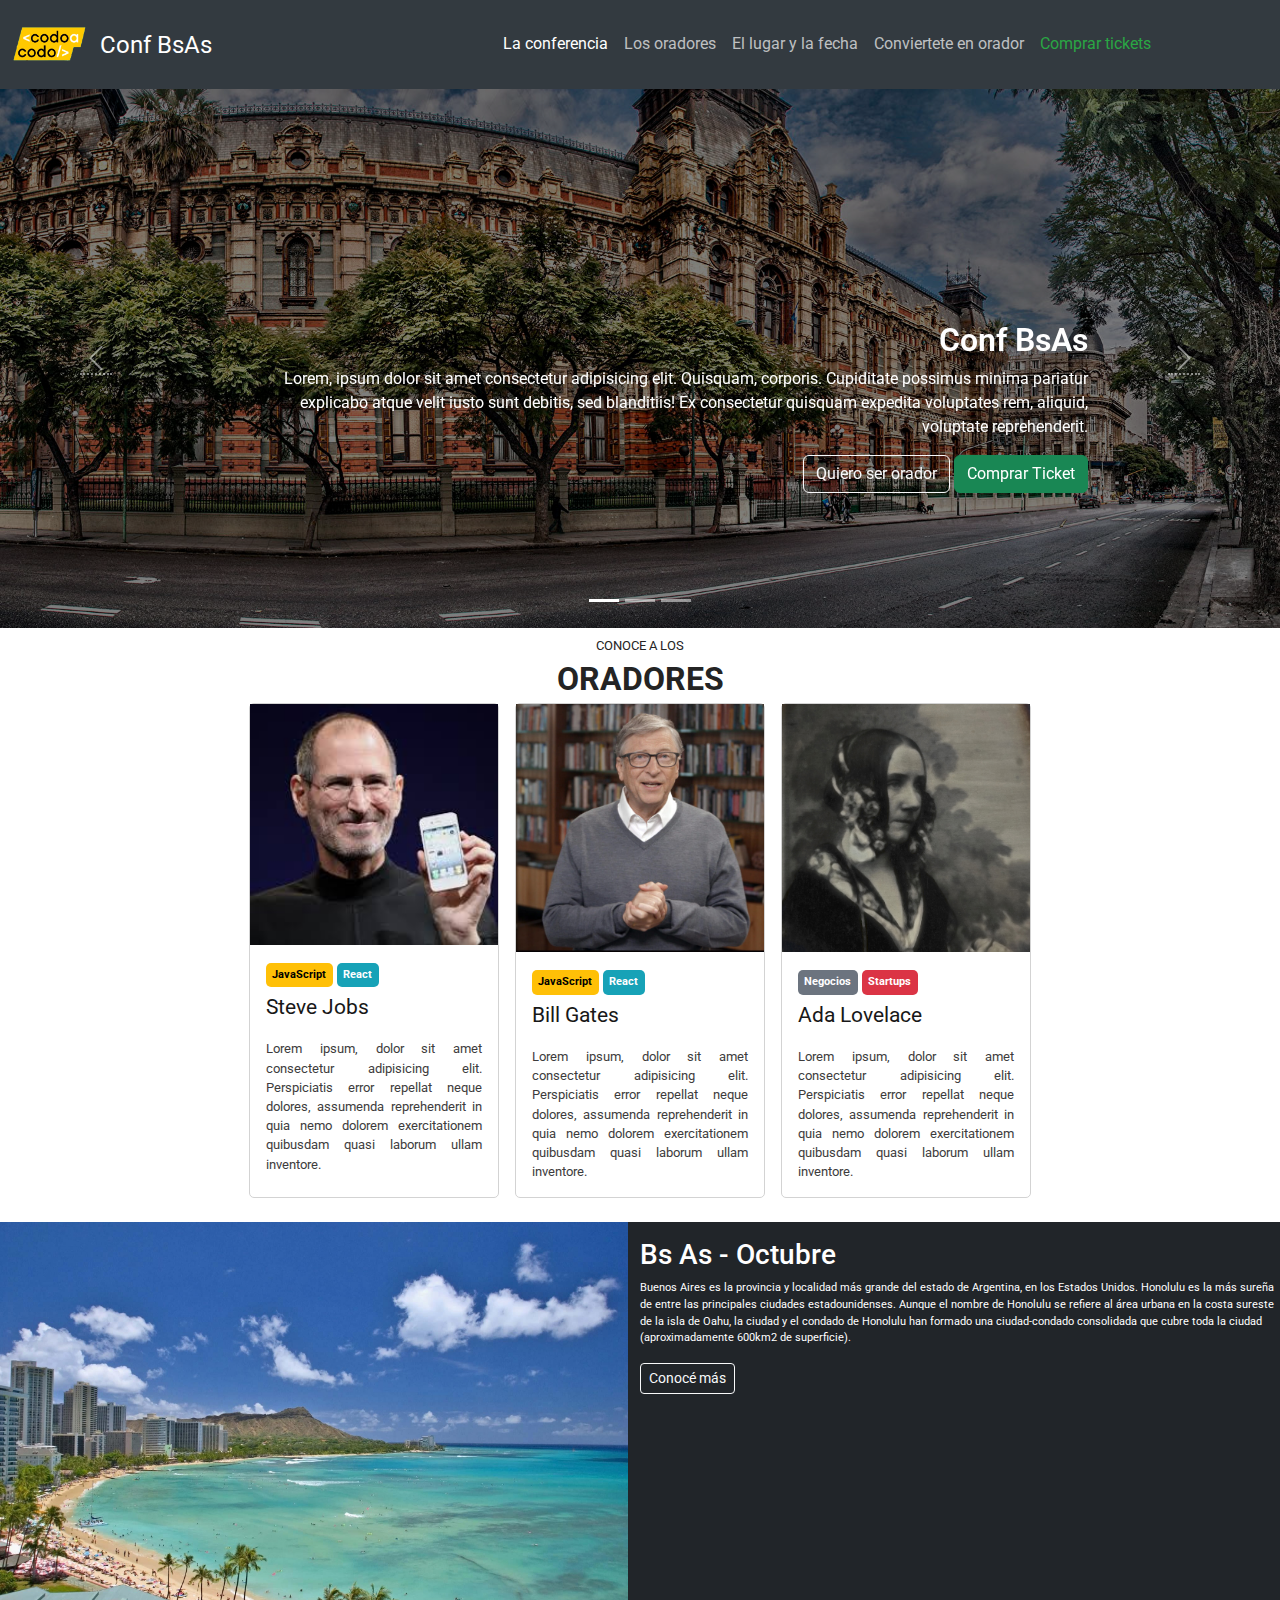
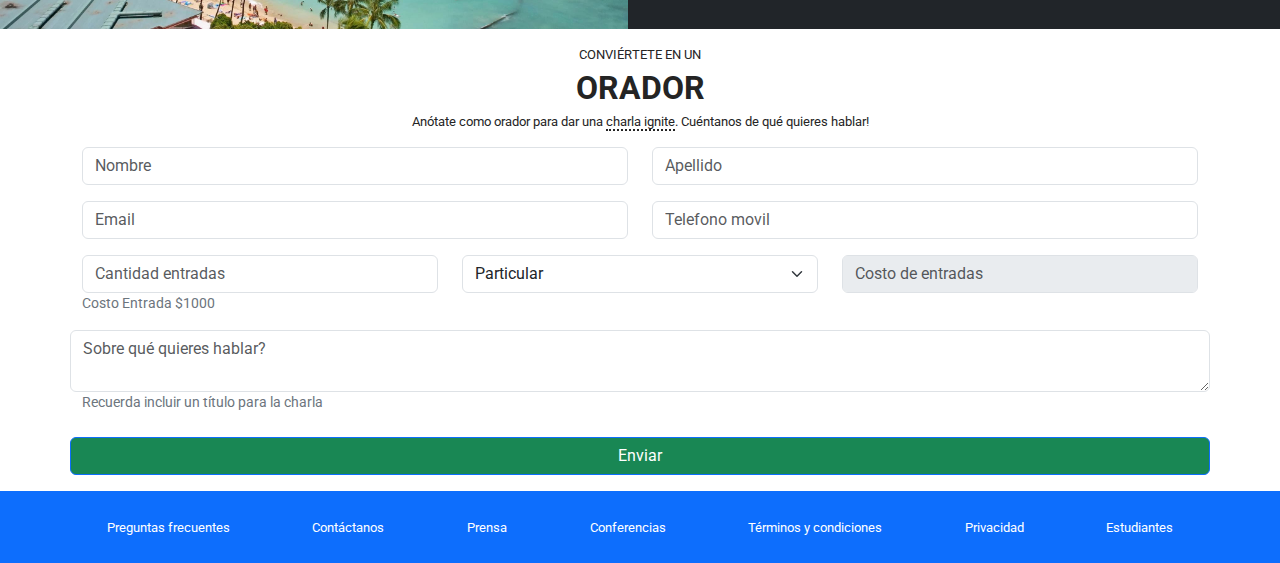
<file: index.html>
<!DOCTYPE html>
<html lang="en">

<head>
  <meta charset="UTF-8">
  <meta http-equiv="X-UA-Compatible" content="IE=edge">
  <meta name="viewport" content="width=device-width, initial-scale=1, shrink-to- fit=no">
  <title>Document</title>
  <link rel="stylesheet" href="https://cdn.jsdelivr.net/npm/bootstrap@5.3.0-alpha3/dist/css/bootstrap.min.css">
  <link rel="stylesheet" href="style_1.css">
  <script src="integrador.js"></script>
</head>

<body>
  <!-- Creacion de header -->
  <div class="row">
    <!--Armado de 1/4 de header-->
    <div class="col-3 bg-navbar">
      <div class="d-flex align-items-center py-3">
        <img src="imagenes_integrador_front/codoacodo.png" alt="Logo" width="100" class="logo w-30">
        <div class="conf text-white fs-4 d-none d-md-block">Conf BsAs</div>
      </div>
    </div>

    <!--Armado de 3/4 de header-->
    <div class="col-9 bg-navbar py-3">
      <nav class="navbar navbar-expand-md ps-5">
        <div class="container-fluid">
          <button class="navbar-toggler ms-auto bg-warning" type="button" data-bs-toggle="collapse"
            data-bs-target="#navbarTogglerDemo02" aria-controls="navbarTogglerDemo02" aria-expanded="false"
            aria-label="Toggle navigation">
            <span class="navbar-toggler-icon"></span>
          </button>
          
          <div class="collapse navbar-collapse" id="navbarTogglerDemo02">
            <ul class="navbar-nav mx-auto mb-2 mb-lg-0">
              <li class="nav-item text-center"><a class="nav-link nav-link-main" href="#">La conferencia</a></li>
              <li class="nav-item text-center"><a class="nav-link" href="#">Los oradores</a></li>
              <li class="nav-item text-center"><a class="nav-link" href="#">El lugar y la fecha</a></li>
              <li class="nav-item text-center"><a class="nav-link" href="#">Conviertete en orador</a></li>
              <li class="nav-item text-center"><a class="nav-link nav-link-shop" href="#">Comprar tickets</a></li>
            </ul>
          </div>
        </div>
      </nav>
    </div>
  </div>

  <!-- Fotografia -->

  <div id="carouselExampleCaptions" class="carousel slide">
    <div class="carousel-indicators">
      <button type="button" data-bs-target="#carouselExampleCaptions" data-bs-slide-to="0" class="active" aria-current="true" aria-label="Slide 1"></button>
      <button type="button" data-bs-target="#carouselExampleCaptions" data-bs-slide-to="1" aria-label="Slide 2"></button>
      <button type="button" data-bs-target="#carouselExampleCaptions" data-bs-slide-to="2" aria-label="Slide 3"></button>
    </div>
    <div class="carousel-inner">
      <div class="carousel-item active">
        <div class="portada">
          <img src="imagenes_integrador_front/ba1.jpg" class="d-block w-100" alt="foto_1">
        </div>
        <div class="carousel-caption d-none d-md-block text-end">
            <h2 class="fw-semibold">Conf BsAs</h2>
            <p>Lorem, ipsum dolor sit amet consectetur adipisicing elit. Quisquam, corporis. Cupiditate possimus minima pariatur explicabo atque velit iusto sunt debitis, sed blanditiis! Ex consectetur quisquam expedita voluptates rem, aliquid, voluptate reprehenderit.</p>
          <div>
            <button class="btn btn-outline-light">Quiero ser orador</button>
            <button class="btn btn-success">Comprar Ticket</button>
          </div>
        </div>
      </div>
      <div class="carousel-item">
        <div class="portada">
          <img src="imagenes_integrador_front/ba2.jpg" class="d-block w-100" alt="...">
        </div>
        <div class="carousel-caption d-none d-md-block text-end">
          <h2 class="fw-semibold">Conf BsAs</h2>
          <p>Lorem, ipsum dolor sit amet consectetur adipisicing elit. Quisquam, corporis. Cupiditate possimus minima pariatur explicabo atque velit iusto sunt debitis, sed blanditiis! Ex consectetur quisquam expedita voluptates rem, aliquid, voluptate reprehenderit.</p>
          <div>
            <button class="btn btn-outline-light">Quiero ser orador</button>
            <button class="btn btn-success">Comprar Ticket</button>
          </div>
        </div>
      </div>
      <div class="carousel-item">
        <div class="portada">
          <img src="imagenes_integrador_front/ba3.jpg" class="d-block w-100" alt="...">
        </div>
        <div class="carousel-caption d-none d-md-block text-end">
          <h2 class="fw-semibold">Conf BsAs</h2>
          <p>Lorem, ipsum dolor sit amet consectetur adipisicing elit. Quisquam, corporis. Cupiditate possimus minima pariatur explicabo atque velit iusto sunt debitis, sed blanditiis! Ex consectetur quisquam expedita voluptates rem, aliquid, voluptate reprehenderit.<p>
          <div>
            <button class="btn btn-outline-light">Quiero ser orador</button>
            <button class="btn btn-success">Comprar Ticket</button>
          </div>
        </div>
      </div>
    </div>
    <button class="carousel-control-prev" type="button" data-bs-target="#carouselExampleCaptions" data-bs-slide="prev">
      <span class="carousel-control-prev-icon" aria-hidden="true"></span>
      <span class="visually-hidden">Previous</span>
    </button>
    <button class="carousel-control-next" type="button" data-bs-target="#carouselExampleCaptions" data-bs-slide="next">
      <span class="carousel-control-next-icon" aria-hidden="true"></span>
      <span class="visually-hidden">Next</span>
    </button>
  </div>

  <!-- titulo oradores -->
    <div class="titulo_oradores">
      <div>
        CONOCE A LOS
      </div>
      <div>
        ORADORES
      </div>
    </div>

  <!--Oradores-->
  <div class="oradores">
    <!--Steve-->
    <div class="orador">
      <div>
        <img src="imagenes_integrador_front/steve.jpg">
      </div>

      <div class="descripcion_orador">
        <div class="botones">
          <button class="yellow_button">
            <a href="#">JavaScript</a>
          </button>
          <button class="lightblue_button">
            <a href="#">React</a>
          </button>
        </div>
        <div class="nombre_orador">
          Steve Jobs
        </div>
        <div class="texto_orador">
          Lorem ipsum, dolor sit amet consectetur adipisicing elit. Perspiciatis error repellat neque dolores, assumenda
          reprehenderit in quia nemo dolorem exercitationem quibusdam quasi laborum ullam inventore.
        </div>
      </div>
    </div>

    <!--Bill-->
    <div class="orador">
      <div>
        <img src="imagenes_integrador_front/bill.jpg">
      </div>

      <div class="descripcion_orador">
        <div class="botones">
          <button class="yellow_button">
            <a href="#">JavaScript</a>
          </button>
          <button class="lightblue_button">
            <a href="#">React</a>
          </button>
        </div>
        <div class="nombre_orador">
          Bill Gates
        </div>
        <div class="texto_orador">
          Lorem ipsum, dolor sit amet consectetur adipisicing elit. Perspiciatis error repellat neque dolores, assumenda
          reprehenderit in quia nemo dolorem exercitationem quibusdam quasi laborum ullam inventore.
        </div>
      </div>
    </div>

    <!--Ada-->
    <div class="orador">
      <div>
        <img src="imagenes_integrador_front/ada.jpeg">
      </div>

      <div class="descripcion_orador">
        <div class="botones">
          <button class="grey_button">
            <a href="#">Negocios</a>
          </button>
          <button class="red_button">
            <a href="#">Startups</a>
          </button>
        </div>
        <div class="nombre_orador">
          Ada Lovelace
        </div>
        <div class="texto_orador">
          Lorem ipsum, dolor sit amet consectetur adipisicing elit. Perspiciatis error repellat neque dolores, assumenda
          reprehenderit in quia nemo dolorem exercitationem quibusdam quasi laborum ullam inventore.
        </div>
      </div>
    </div>
  </div>

  <!-- 2da foto con leyenda a la derecha -->
    <div class="row mt-4">
        <div class="col-md  p-0">
          <img src="imagenes_integrador_front/honolulu.jpg" class="w-100" alt="mar">
        </div>
        <div class="octubre col-md bg-dark text-white">
          <h3 class="mt-3">Bs As - Octubre</h3>
          <p>Buenos Aires es la provincia y localidad más grande del estado de Argentina, en los Estados Unidos. Honolulu es la más sureña de entre las principales ciudades estadounidenses. Aunque el nombre de Honolulu se refiere al área urbana en la costa sureste de la isla de Oahu, la ciudad y el condado de Honolulu han formado una ciudad-condado consolidada que cubre toda la ciudad (aproximadamente 600km2 de superficie).</p>
          <button class="btn btn-outline-light btn-sm">Conocé más</button>
        </div>
    </div>


  <!-- formulario inscripcion -->
  <div class="container text-center my-3">
    <div class="titulo_oradores">
      <div>
        CONVIÉRTETE EN UN
      </div>
      <div>
        ORADOR
      </div>
      <div>
        Anótate como orador para dar una <span>charla ignite</span>. Cuéntanos de qué quieres hablar!
      </div>
    </div>


    <div>
      <form action="#" method="post">
        <div class="row">
          <div class="col-md">
            <input type="text" name="nombre" id="nombre" class="form-control mb-3" required placeholder="Nombre">
          </div>
          <div class="col-md">
            <input type="text" name="apellido" id="apellido" class="form-control mb-3" required placeholder="Apellido">
          </div>
        </div>
        <div class="row">
          <div class="col-md">
            <input type="email" name="email" id="email" class="form-control mb-3" required placeholder="Email">
          </div>
          <div class="col-md">
            <input type="text" name="tel" id="tel" class="form-control mb-3" required placeholder="Telefono movil">
          </div>
        </div>
        
        <div class="row">
          <div class="col-md">
            <input type="number" name="cantEntradas" id="cantEntradas"  onkeyup="calcularPrecioFinal()" class="form-control" placeholder="Cantidad entradas">
            <small class="text-secondary d-flex justify-content-start mb-3">Costo Entrada $1000</small>
          </div>
          <div class="col-md">
            <select class="form-select mb-3" name="porcDescuento" id="porcDescuento" onchange="calcularPrecioFinal()">
              <option value="10">Particular</option>
              <option value="30">Estudiante</option>
              <option value="50">Orador</option>
            </select>
          </div>
          <div class="col-md mb-3">
            <input type="text" name="precioFinal" id="precioFinal" class="form-control" disabled placeholder="Costo de entradas">
          </div>
        </div>
        
        <div class="row">
          <textarea class="form-control" aria-label="With textarea" name="texto" id="texto" class="form-control" required placeholder="Sobre qué quieres hablar?"></textarea>
          <small class="text-secondary d-flex justify-content-start">Recuerda incluir un título para la charla</small>
        </div>

        <div class="row">
          <input type="submit" value="Enviar" class="btn btn-primary bg-success mt-4">
        </div>
      </form>
    </div>
  </div>

  <!-- footer -->
  <div class="footer d-flex flex-wrap justify-content-evenly bg-primary p-4">
    <div><a href="">Preguntas frecuentes</a></div>
    <div><a href="">Contáctanos</a></div>
    <div><a href="">Prensa</a></div>
    <div><a href="">Conferencias</a></div>
    <div><a href="">Términos y condiciones</a></div>
    <div><a href="">Privacidad</a></div>
    <div><a href="">Estudiantes</a></div>
  </div>


  <script src="https://cdn.jsdelivr.net/npm/bootstrap@5.3.0-alpha3/dist/js/bootstrap.bundle.min.js"></script>
</body>

</html>
</file>
<file: style_1.css>
@import url('https://fonts.googleapis.com/css2?family=Roboto&display=swap');
/* header */
.nav-link {
  color: rgba(255, 255, 255, 0.685);
}
.nav-link-main, .navbar-brand {
  color: white;
}

.bg-navbar {
  background-color: #333A40;
}

.nav-link-shop {
  color: #2AA644;
}

/* fotografia */
.portada {
  width: 100%; /* ajusta el tamaño según tus necesidades */
  height: auto;
  overflow: hidden;
}

.portada img{
  width: 100%;
  filter: brightness(50%);
  height: auto;
  transition: transform 5s ease;
}
.portada:hover img {
  transform: scale(1.2);
}

.carousel-caption {
  bottom: 115px;
  padding-left: 60px;
}


/* titulo_oradores */
.titulo_oradores {
  color: rgb(36, 36, 36);
  font-size: 0.8rem;
  text-align: center;
  margin-top: 0.5rem;


}
.titulo_oradores div:nth-child(2){
  font-size: 2rem;
  font-weight: bold;
}

/* oradores */
/*en oradores, debemos cambiar el width en porcentaje a px, porque sino no nos hace wrap*/
body {
    font-family: 'Roboto', sans-serif;
}

a {
    text-decoration: none;
}

.oradores { 
    display: flex;
    justify-content: center;
    flex-wrap:wrap;
}

.orador {
    width: 250px;
    border: 1.5px solid lightgray;
    border-radius: 5px;
    margin: 0rem 0.5rem;
}

.orador img {
    width: 100%;
}

.descripcion_orador {
    margin: 1rem;
}

.botones {
    margin-bottom: .3rem;
}

.yellow_button {
    background-color: #FFC007;
    border: 0;
    border-radius: 5px;
    font-weight: bold;  
    padding: .25rem .4rem;
    font-size: .7rem;
}
.yellow_button > a {
    color:black
}

.grey_button {
    
    background-color: #6C747F;
    border: 0;
    border-radius: 5px;
    font-weight: bold;  
    padding: .25rem .4rem;
    font-size: .7rem;
}
.grey_button > a {
    color: #FFFEFF;
}

.red_button {
    
    background-color: #DB3445;
    border: 0;
    border-radius: 5px;
    font-weight: bold;  
    padding: .25rem .4rem;
    font-size: .7rem;
}
.red_button > a {
    color: #FFFEFF;
}

.lightblue_button {
    
    background-color: #17A2B7;
    border: 0;
    border-radius: 5px;
    font-weight: bold;  
    padding: .25rem .4rem;
    font-size: .7rem;
}
.lightblue_button > a {
    color: #FFFEFF;
}

.nombre_orador{
    color: rgb(24, 24, 24);
    font-size: 1.3rem;
    margin-bottom: 1rem;
}

.orador .texto_orador{
    color: rgb(61, 60, 60);
    text-align: justify;
    font-size: .8rem;
    line-height: 1.2rem;
}

/* formulario */
.titulo_oradores div:nth-child(3){
  font-size: 0.8rem;
  margin-bottom: 1rem;
}

span {
  text-decoration: none; /* Quitamos el subrayado por defecto */
  border-bottom: 2px dotted; /* Establecemos el estilo del borde */
}

/* foto y leyenda debajo de oradores */
.octubre {
  font-size: 0.7rem;
}


/* footer */
.footer a {
  font-size: .8rem;
  color: white;
}
</file>
